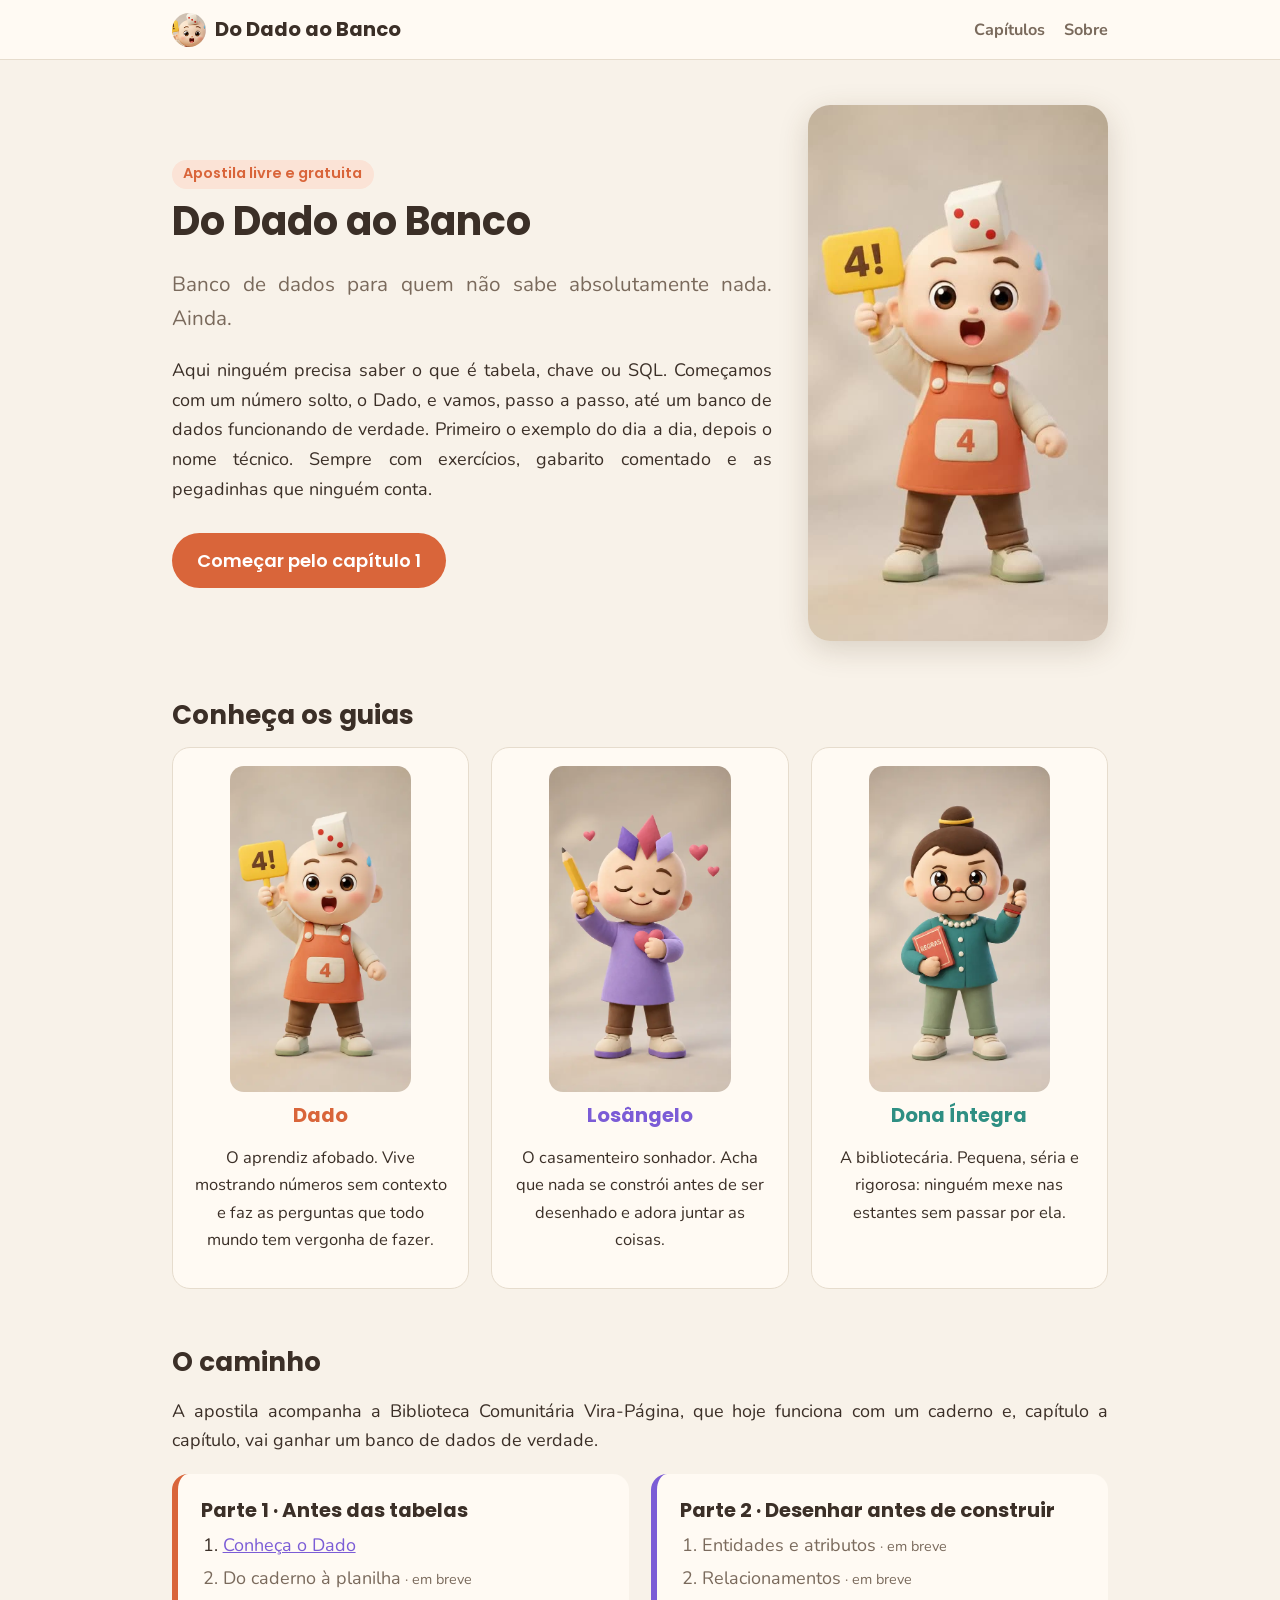
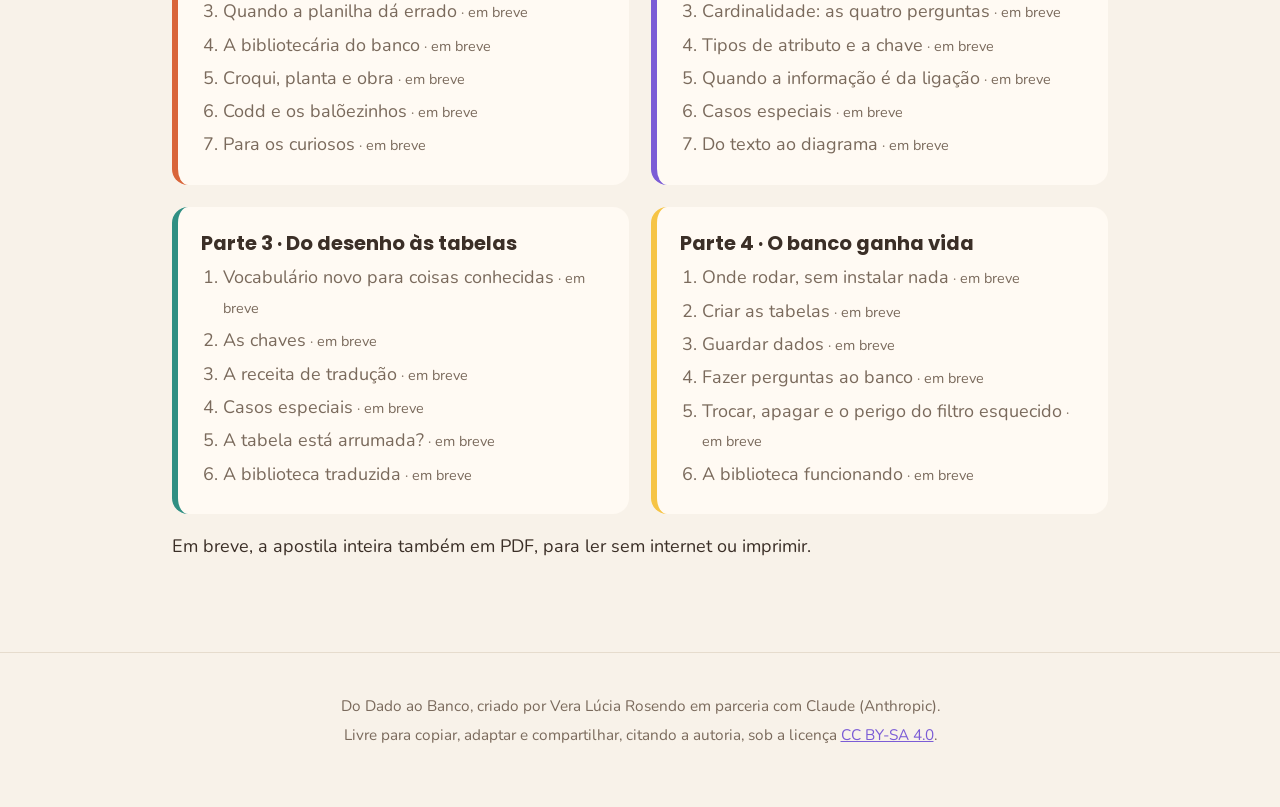
<file: index.html>
<!DOCTYPE html>
<html lang="pt-BR">
<head>
<meta charset="utf-8">
<meta name="viewport" content="width=device-width, initial-scale=1">
<title>Do Dado ao Banco · Banco de dados para quem não sabe absolutamente nada</title>
<meta name="description" content="Uma apostila livre e bem-humorada para aprender banco de dados do zero, do primeiro dado até o banco funcionando.">
<meta property="og:type" content="website">
<meta property="og:site_name" content="Do Dado ao Banco">
<meta property="og:title" content="Do Dado ao Banco">
<meta property="og:description" content="Banco de dados para quem não sabe absolutamente nada. Ainda. Apostila livre, gratuita e bem-humorada.">
<meta property="og:url" content="https://do-dado-ao-banco.vercel.app/">
<meta property="og:image" content="https://do-dado-ao-banco.vercel.app/imagens/compartilhar.jpg">
<meta property="og:image:width" content="1200">
<meta property="og:image:height" content="630">
<meta name="twitter:card" content="summary_large_image">
<link rel="icon" href="imagens/favicon.png">
<link rel="preconnect" href="https://fonts.googleapis.com">
<link rel="preconnect" href="https://fonts.gstatic.com" crossorigin>
<link href="https://fonts.googleapis.com/css2?family=Nunito:ital,wght@0,400;0,700;1,400&family=Poppins:wght@600;700&display=swap" rel="stylesheet">
<link rel="stylesheet" href="estilo.css">
</head>
<body>
<header class="topo"><nav>
<a class="marca" href="index.html"><img src="imagens/favicon.png" alt="">Do Dado ao Banco</a>
<span class="menu"><a href="#caminho">Capítulos</a><a href="sobre.html">Sobre</a></span>
</nav></header>

<main class="larga">

<section class="capa">
<div>
<span class="selo">Apostila livre e gratuita</span>
<h1>Do Dado ao Banco</h1>
<p class="chamada">Banco de dados para quem não sabe absolutamente nada. Ainda.</p>
<p>Aqui ninguém precisa saber o que é tabela, chave ou SQL. Começamos com um número solto, o Dado, e vamos, passo a passo, até um banco de dados funcionando de verdade. Primeiro o exemplo do dia a dia, depois o nome técnico. Sempre com exercícios, gabarito comentado e as pegadinhas que ninguém conta.</p>
<a class="botao" href="capitulo-1.html">Começar pelo capítulo 1</a>
</div>
<video src="imagens/dado-abertura.mp4" poster="imagens/dado-abertura-capa.jpg" autoplay muted loop playsinline aria-label="O Dado erguendo uma placa com um número, confuso"></video>
</section>

<h2>Conheça os guias</h2>
<div class="guias">
<div class="guia dado">
<img src="imagens/dado.webp" alt="Dado, um menino com chapéu de dado, erguendo uma placa" width="520" height="930">
<h3>Dado</h3>
<p>O aprendiz afobado. Vive mostrando números sem contexto e faz as perguntas que todo mundo tem vergonha de fazer.</p>
</div>
<div class="guia losangelo">
<img src="imagens/losangelo.webp" alt="Losângelo, um menino com crista de losangos, segurando um lápis" width="520" height="930">
<h3>Losângelo</h3>
<p>O casamenteiro sonhador. Acha que nada se constrói antes de ser desenhado e adora juntar as coisas.</p>
</div>
<div class="guia integra">
<img src="imagens/dona-integra.webp" alt="Dona Íntegra, uma menina séria de óculos, com carimbo e livro de regras" width="520" height="930">
<h3>Dona Íntegra</h3>
<p>A bibliotecária. Pequena, séria e rigorosa: ninguém mexe nas estantes sem passar por ela.</p>
</div>
</div>

<h2 id="caminho">O caminho</h2>
<p>A apostila acompanha a Biblioteca Comunitária Vira-Página, que hoje funciona com um caderno e, capítulo a capítulo, vai ganhar um banco de dados de verdade.</p>

<div class="partes">
<div class="parte">
<h3>Parte 1 · Antes das tabelas</h3>
<ol>
<li><a href="capitulo-1.html">Conheça o Dado</a></li>
<li class="embreve">Do caderno à planilha</li>
<li class="embreve">Quando a planilha dá errado</li>
<li class="embreve">A bibliotecária do banco</li>
<li class="embreve">Croqui, planta e obra</li>
<li class="embreve">Codd e os balõezinhos</li>
<li class="embreve">Para os curiosos</li>
</ol>
</div>
<div class="parte">
<h3>Parte 2 · Desenhar antes de construir</h3>
<ol>
<li class="embreve">Entidades e atributos</li>
<li class="embreve">Relacionamentos</li>
<li class="embreve">Cardinalidade: as quatro perguntas</li>
<li class="embreve">Tipos de atributo e a chave</li>
<li class="embreve">Quando a informação é da ligação</li>
<li class="embreve">Casos especiais</li>
<li class="embreve">Do texto ao diagrama</li>
</ol>
</div>
<div class="parte">
<h3>Parte 3 · Do desenho às tabelas</h3>
<ol>
<li class="embreve">Vocabulário novo para coisas conhecidas</li>
<li class="embreve">As chaves</li>
<li class="embreve">A receita de tradução</li>
<li class="embreve">Casos especiais</li>
<li class="embreve">A tabela está arrumada?</li>
<li class="embreve">A biblioteca traduzida</li>
</ol>
</div>
<div class="parte">
<h3>Parte 4 · O banco ganha vida</h3>
<ol>
<li class="embreve">Onde rodar, sem instalar nada</li>
<li class="embreve">Criar as tabelas</li>
<li class="embreve">Guardar dados</li>
<li class="embreve">Fazer perguntas ao banco</li>
<li class="embreve">Trocar, apagar e o perigo do filtro esquecido</li>
<li class="embreve">A biblioteca funcionando</li>
</ol>
</div>
</div>

<p>Em breve, a apostila inteira também em PDF, para ler sem internet ou imprimir.</p>

</main>

<footer class="rodape">
<p>Do Dado ao Banco, criado por Vera Lúcia Rosendo em parceria com Claude (Anthropic).</p>
<p>Livre para copiar, adaptar e compartilhar, citando a autoria, sob a licença <a href="https://creativecommons.org/licenses/by-sa/4.0/deed.pt-br">CC BY-SA 4.0</a>.</p>
</footer>
</body>
</html>
</file>
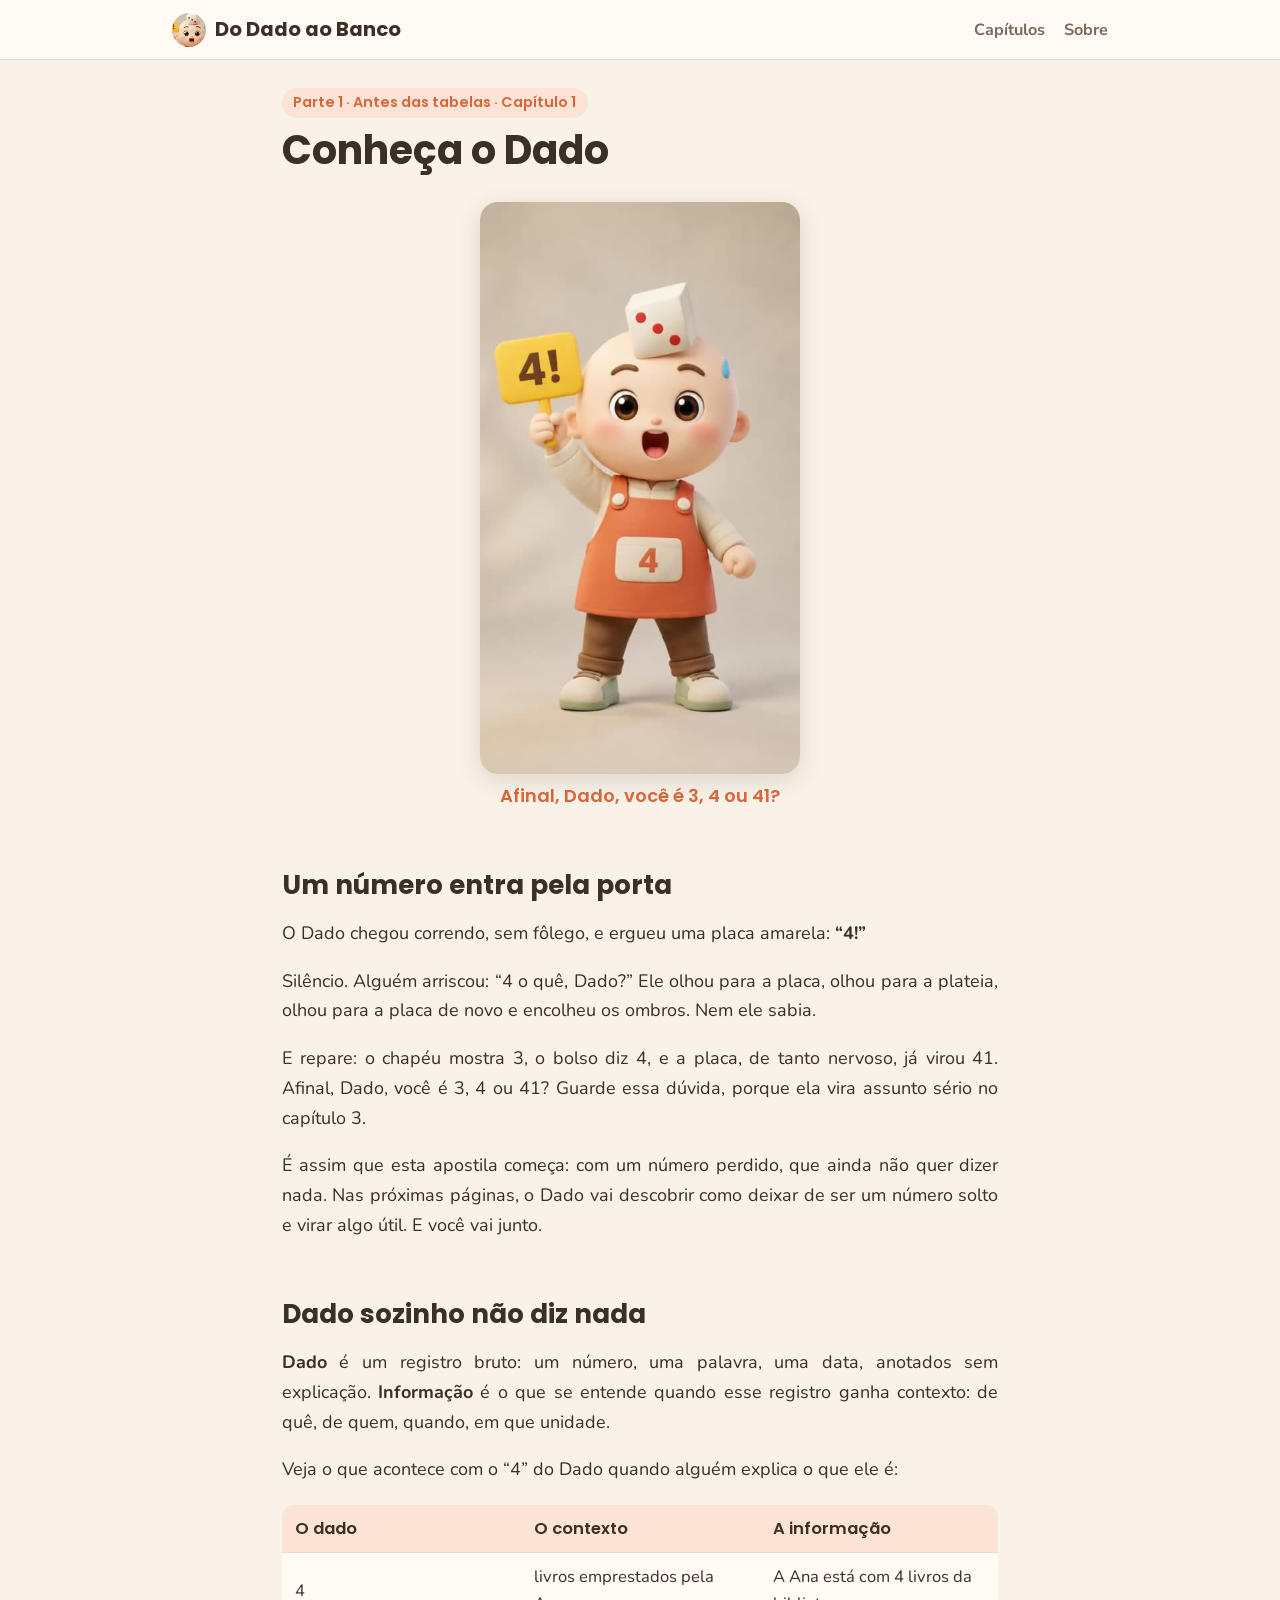
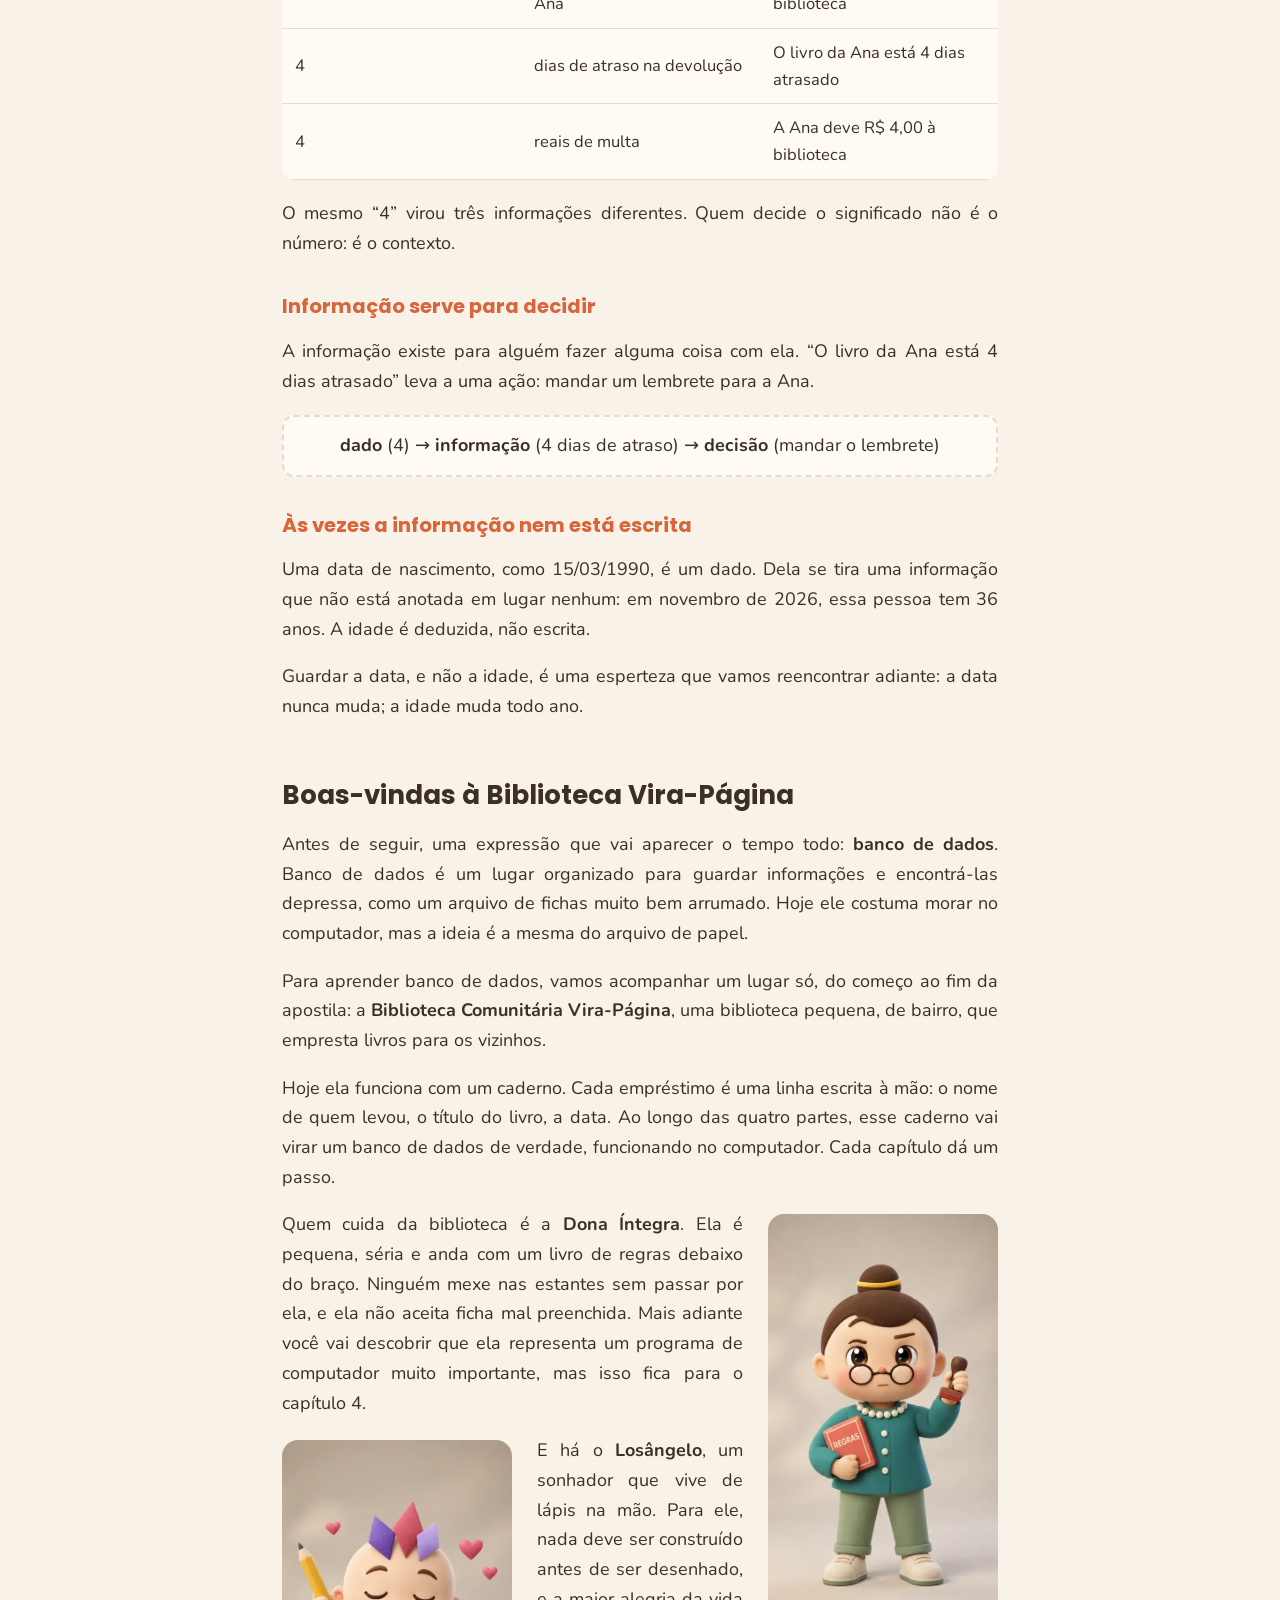
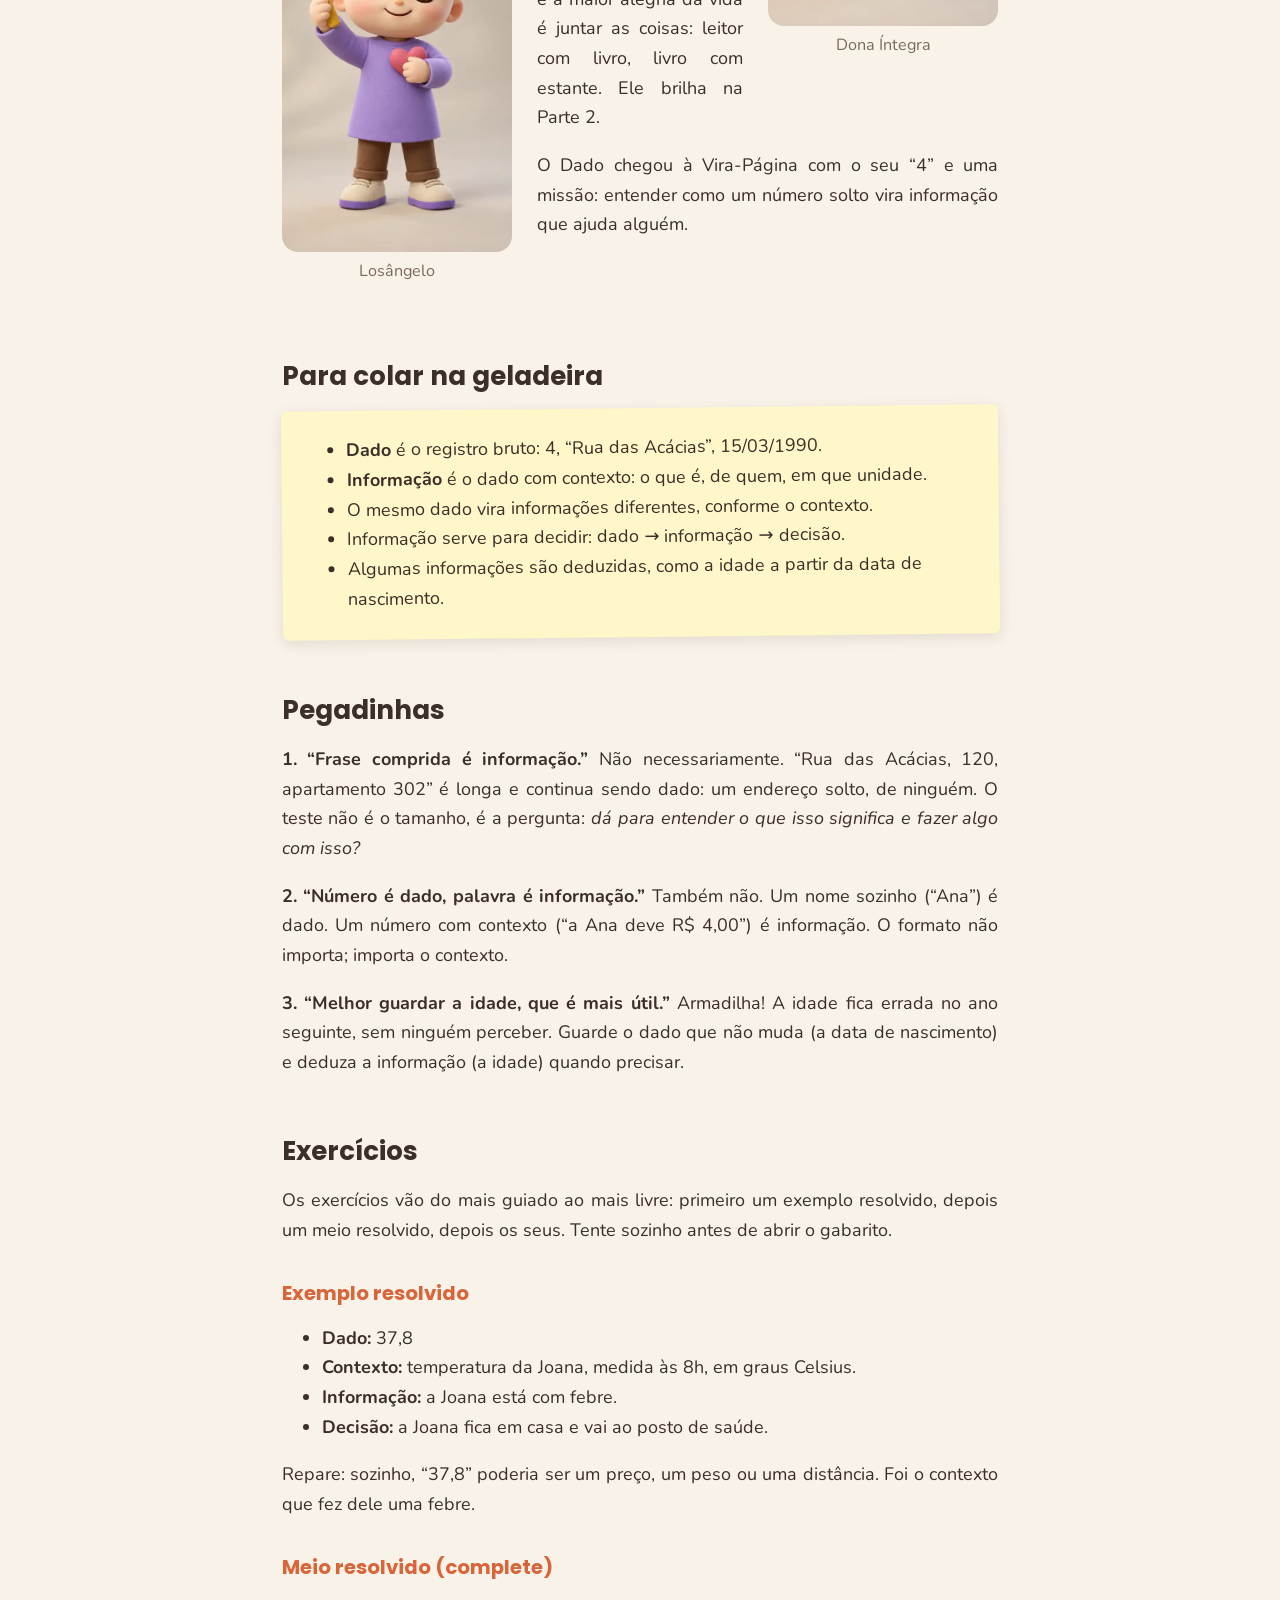
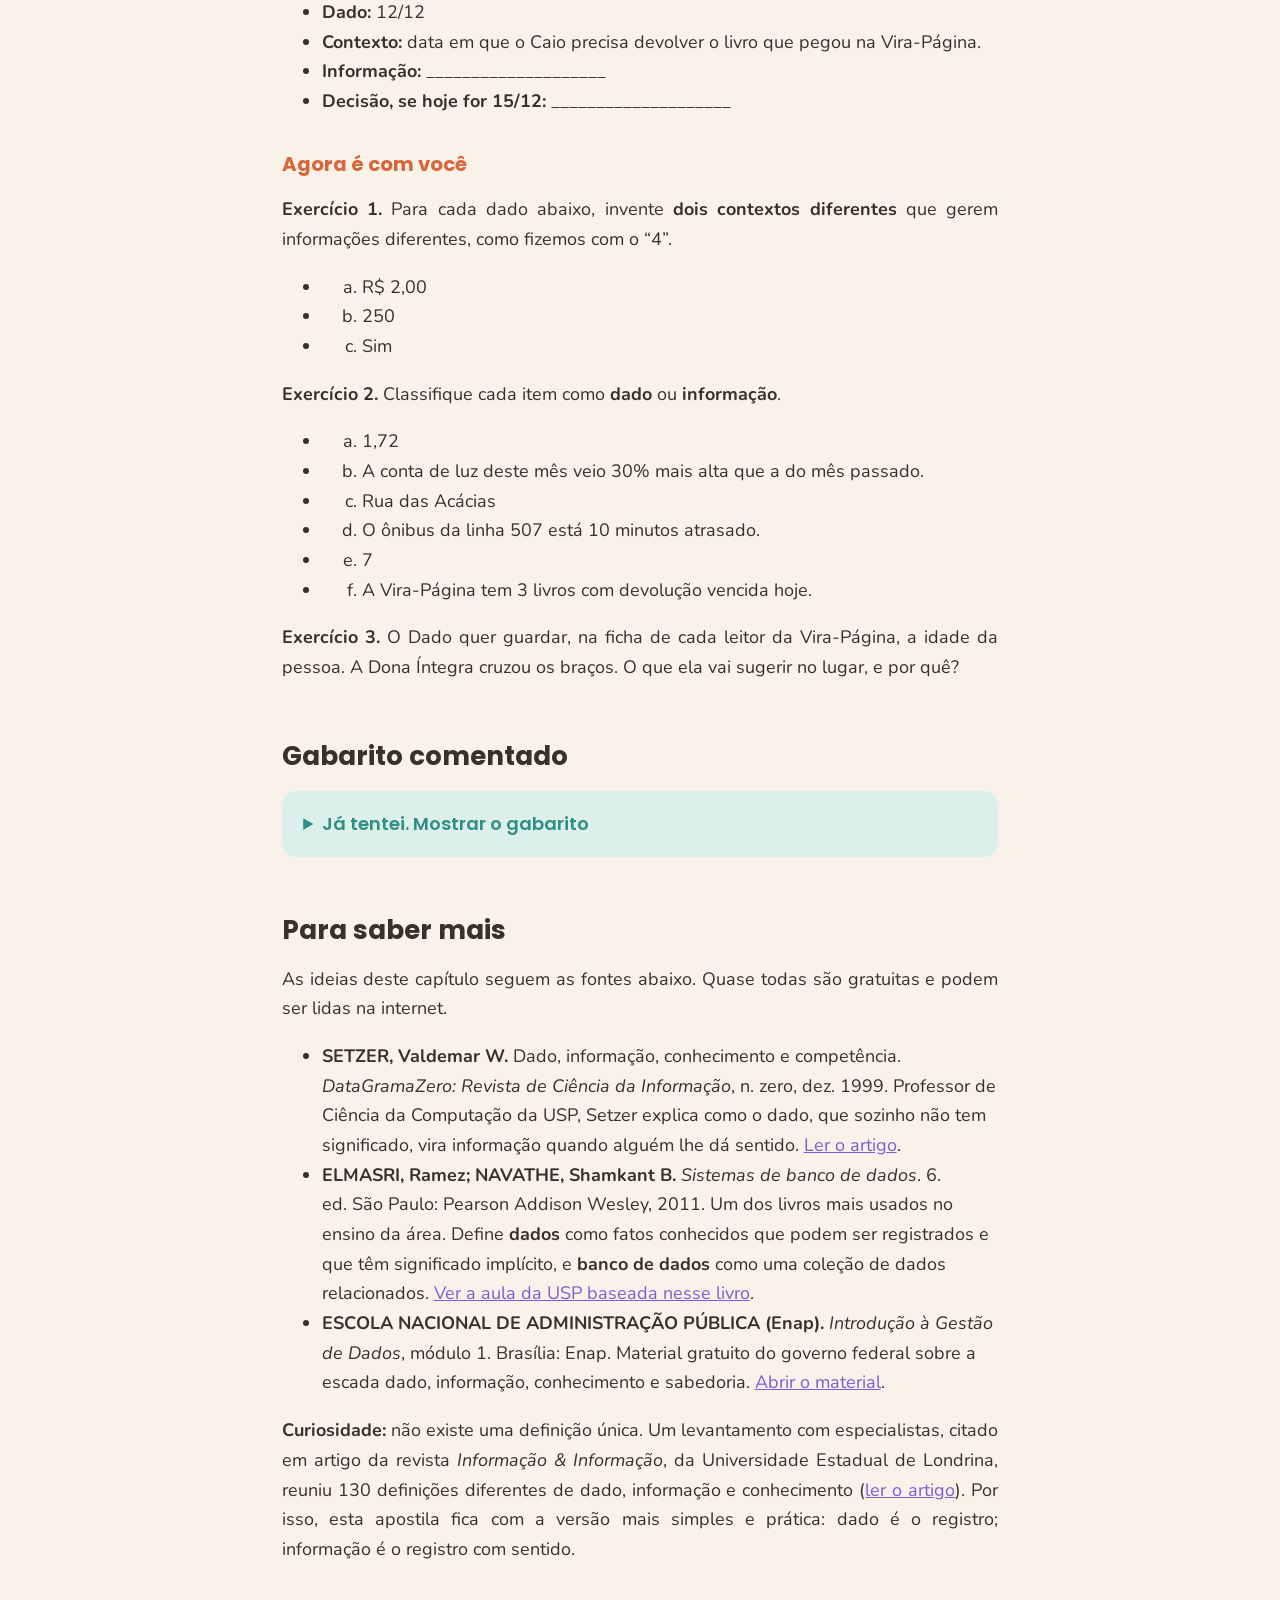
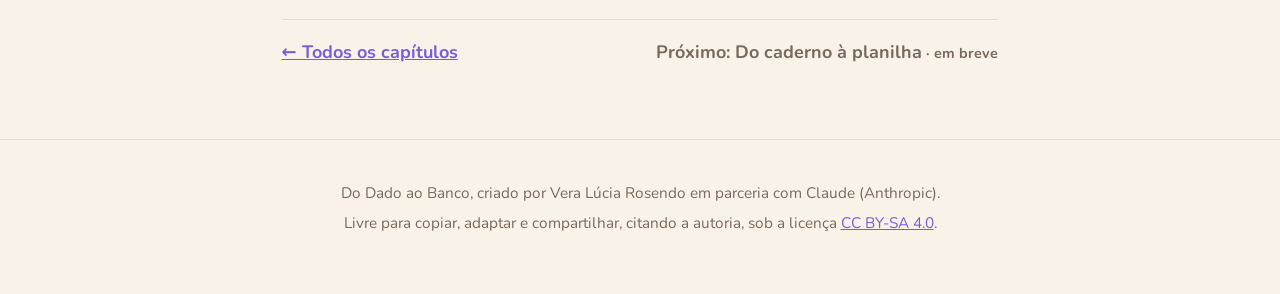
<file: capitulo-1.html>
<!DOCTYPE html>
<html lang="pt-BR">
<head>
<meta charset="utf-8">
<meta name="viewport" content="width=device-width, initial-scale=1">
<title>Conheça o Dado · Do Dado ao Banco</title>
<meta name="description" content="Parte 1 · Antes das tabelas, Capítulo 1: Conheça o Dado. Banco de dados para quem não sabe absolutamente nada.">
<meta property="og:type" content="article">
<meta property="og:site_name" content="Do Dado ao Banco">
<meta property="og:title" content="Conheça o Dado · Do Dado ao Banco">
<meta property="og:description" content="Parte 1 · Antes das tabelas, Capítulo 1. Banco de dados para quem não sabe absolutamente nada.">
<meta property="og:url" content="https://do-dado-ao-banco.vercel.app/capitulo-1.html">
<meta property="og:image" content="https://do-dado-ao-banco.vercel.app/imagens/compartilhar.jpg">
<meta name="twitter:card" content="summary_large_image">
<link rel="icon" href="imagens/favicon.png">
<link rel="preconnect" href="https://fonts.googleapis.com">
<link rel="preconnect" href="https://fonts.gstatic.com" crossorigin>
<link href="https://fonts.googleapis.com/css2?family=Nunito:ital,wght@0,400;0,700;1,400&family=Poppins:wght@600;700&display=swap" rel="stylesheet">
<link rel="stylesheet" href="estilo.css">
</head>
<body>
<header class="topo"><nav>
<a class="marca" href="index.html"><img src="imagens/favicon.png" alt="">Do Dado ao Banco</a>
<span class="menu"><a href="index.html#caminho">Capítulos</a><a href="sobre.html">Sobre</a></span>
</nav></header>
<main>
<span class="selo">Parte 1 · Antes das tabelas · Capítulo 1</span>
<h1>Conheça o Dado</h1>
<figure class="video">
<video src="imagens/dado-abertura.mp4" poster="imagens/dado-abertura-capa.jpg" autoplay muted loop playsinline>
</video>
<figcaption>
Afinal, Dado, você é 3, 4 ou 41?
</figcaption>
</figure>
<h2 id="um-número-entra-pela-porta">Um número entra pela porta</h2>
<p>O Dado chegou correndo, sem fôlego, e ergueu uma placa amarela: <strong>“4!”</strong></p>
<p>Silêncio. Alguém arriscou: “4 o quê, Dado?” Ele olhou para a placa, olhou para a plateia, olhou para a placa de novo e encolheu os ombros. Nem ele sabia.</p>
<p>E repare: o chapéu mostra 3, o bolso diz 4, e a placa, de tanto nervoso, já virou 41. Afinal, Dado, você é 3, 4 ou 41? Guarde essa dúvida, porque ela vira assunto sério no capítulo 3.</p>
<p>É assim que esta apostila começa: com um número perdido, que ainda não quer dizer nada. Nas próximas páginas, o Dado vai descobrir como deixar de ser um número solto e virar algo útil. E você vai junto.</p>
<h2 id="dado-sozinho-não-diz-nada">Dado sozinho não diz nada</h2>
<p><strong>Dado</strong> é um registro bruto: um número, uma palavra, uma data, anotados sem explicação. <strong>Informação</strong> é o que se entende quando esse registro ganha contexto: de quê, de quem, quando, em que unidade.</p>
<p>Veja o que acontece com o “4” do Dado quando alguém explica o que ele é:</p>
<table>
<colgroup>
<col style="width: 33%" />
<col style="width: 33%" />
<col style="width: 33%" />
</colgroup>
<thead>
<tr class="header">
<th>O dado</th>
<th>O contexto</th>
<th>A informação</th>
</tr>
</thead>
<tbody>
<tr class="odd">
<td>4</td>
<td>livros emprestados pela Ana</td>
<td>A Ana está com 4 livros da biblioteca</td>
</tr>
<tr class="even">
<td>4</td>
<td>dias de atraso na devolução</td>
<td>O livro da Ana está 4 dias atrasado</td>
</tr>
<tr class="odd">
<td>4</td>
<td>reais de multa</td>
<td>A Ana deve R$ 4,00 à biblioteca</td>
</tr>
</tbody>
</table>
<p>O mesmo “4” virou três informações diferentes. Quem decide o significado não é o número: é o contexto.</p>
<h3 id="informação-serve-para-decidir">Informação serve para decidir</h3>
<p>A informação existe para alguém fazer alguma coisa com ela. “O livro da Ana está 4 dias atrasado” leva a uma ação: mandar um lembrete para a Ana.</p>
<p class="fluxo">
<strong>dado</strong> (4) → <strong>informação</strong> (4 dias de atraso) → <strong>decisão</strong> (mandar o lembrete)
</p>
<h3 id="às-vezes-a-informação-nem-está-escrita">Às vezes a informação nem está escrita</h3>
<p>Uma data de nascimento, como 15/03/1990, é um dado. Dela se tira uma informação que não está anotada em lugar nenhum: em novembro de 2026, essa pessoa tem 36 anos. A idade é deduzida, não escrita.</p>
<p>Guardar a data, e não a idade, é uma esperteza que vamos reencontrar adiante: a data nunca muda; a idade muda todo ano.</p>
<h2 id="boas-vindas-à-biblioteca-vira-página">Boas-vindas à Biblioteca Vira-Página</h2>
<p>Antes de seguir, uma expressão que vai aparecer o tempo todo: <strong>banco de dados</strong>. Banco de dados é um lugar organizado para guardar informações e encontrá-las depressa, como um arquivo de fichas muito bem arrumado. Hoje ele costuma morar no computador, mas a ideia é a mesma do arquivo de papel.</p>
<p>Para aprender banco de dados, vamos acompanhar um lugar só, do começo ao fim da apostila: a <strong>Biblioteca Comunitária Vira-Página</strong>, uma biblioteca pequena, de bairro, que empresta livros para os vizinhos.</p>
<p>Hoje ela funciona com um caderno. Cada empréstimo é uma linha escrita à mão: o nome de quem levou, o título do livro, a data. Ao longo das quatro partes, esse caderno vai virar um banco de dados de verdade, funcionando no computador. Cada capítulo dá um passo.</p>
<figure class="personagem direita">
<img src="imagens/dona-integra.webp" alt="Dona Íntegra, com o carimbo erguido e o livro de regras" width="520" height="930">
<figcaption>
Dona Íntegra
</figcaption>
</figure>
<p>Quem cuida da biblioteca é a <strong>Dona Íntegra</strong>. Ela é pequena, séria e anda com um livro de regras debaixo do braço. Ninguém mexe nas estantes sem passar por ela, e ela não aceita ficha mal preenchida. Mais adiante você vai descobrir que ela representa um programa de computador muito importante, mas isso fica para o capítulo 4.</p>
<figure class="personagem esquerda">
<img src="imagens/losangelo.webp" alt="Losângelo, de lápis em punho e coração na mão" width="520" height="930">
<figcaption>
Losângelo
</figcaption>
</figure>
<p>E há o <strong>Losângelo</strong>, um sonhador que vive de lápis na mão. Para ele, nada deve ser construído antes de ser desenhado, e a maior alegria da vida é juntar as coisas: leitor com livro, livro com estante. Ele brilha na Parte 2.</p>
<p>O Dado chegou à Vira-Página com o seu “4” e uma missão: entender como um número solto vira informação que ajuda alguém.</p>
<div class="limpa">

</div>
<h2 id="para-colar-na-geladeira">Para colar na geladeira</h2>
<div class="geladeira">
<ul>
<li><strong>Dado</strong> é o registro bruto: 4, “Rua das Acácias”, 15/03/1990.</li>
<li><strong>Informação</strong> é o dado com contexto: o que é, de quem, em que unidade.</li>
<li>O mesmo dado vira informações diferentes, conforme o contexto.</li>
<li>Informação serve para decidir: dado → informação → decisão.</li>
<li>Algumas informações são deduzidas, como a idade a partir da data de nascimento.</li>
</ul>
</div>
<h2 id="pegadinhas">Pegadinhas</h2>
<p><strong>1. “Frase comprida é informação.”</strong> Não necessariamente. “Rua das Acácias, 120, apartamento 302” é longa e continua sendo dado: um endereço solto, de ninguém. O teste não é o tamanho, é a pergunta: <em>dá para entender o que isso significa e fazer algo com isso?</em></p>
<p><strong>2. “Número é dado, palavra é informação.”</strong> Também não. Um nome sozinho (“Ana”) é dado. Um número com contexto (“a Ana deve R$ 4,00”) é informação. O formato não importa; importa o contexto.</p>
<p><strong>3. “Melhor guardar a idade, que é mais útil.”</strong> Armadilha! A idade fica errada no ano seguinte, sem ninguém perceber. Guarde o dado que não muda (a data de nascimento) e deduza a informação (a idade) quando precisar.</p>
<h2 id="exercícios">Exercícios</h2>
<p>Os exercícios vão do mais guiado ao mais livre: primeiro um exemplo resolvido, depois um meio resolvido, depois os seus. Tente sozinho antes de abrir o gabarito.</p>
<h3 id="exemplo-resolvido">Exemplo resolvido</h3>
<ul>
<li><strong>Dado:</strong> 37,8</li>
<li><strong>Contexto:</strong> temperatura da Joana, medida às 8h, em graus Celsius.</li>
<li><strong>Informação:</strong> a Joana está com febre.</li>
<li><strong>Decisão:</strong> a Joana fica em casa e vai ao posto de saúde.</li>
</ul>
<p>Repare: sozinho, “37,8” poderia ser um preço, um peso ou uma distância. Foi o contexto que fez dele uma febre.</p>
<h3 id="meio-resolvido-complete">Meio resolvido (complete)</h3>
<ul>
<li><strong>Dado:</strong> 12/12</li>
<li><strong>Contexto:</strong> data em que o Caio precisa devolver o livro que pegou na Vira-Página.</li>
<li><strong>Informação:</strong> ____________________</li>
<li><strong>Decisão, se hoje for 15/12:</strong> ____________________</li>
</ul>
<h3 id="agora-é-com-você">Agora é com você</h3>
<p><strong>Exercício 1.</strong> Para cada dado abaixo, invente <strong>dois contextos diferentes</strong> que gerem informações diferentes, como fizemos com o “4”.</p>
<ul>
<li><ol type="a">
<li>R$ 2,00</li>
</ol></li>
<li><ol start="2" type="a">
<li>250</li>
</ol></li>
<li><ol start="3" type="a">
<li>Sim</li>
</ol></li>
</ul>
<p><strong>Exercício 2.</strong> Classifique cada item como <strong>dado</strong> ou <strong>informação</strong>.</p>
<ul>
<li><ol type="a">
<li>1,72</li>
</ol></li>
<li><ol start="2" type="a">
<li>A conta de luz deste mês veio 30% mais alta que a do mês passado.</li>
</ol></li>
<li><ol start="3" type="a">
<li>Rua das Acácias</li>
</ol></li>
<li><ol start="4" type="a">
<li>O ônibus da linha 507 está 10 minutos atrasado.</li>
</ol></li>
<li><ol start="5" type="a">
<li>7</li>
</ol></li>
<li><ol start="6" type="a">
<li>A Vira-Página tem 3 livros com devolução vencida hoje.</li>
</ol></li>
</ul>
<p><strong>Exercício 3.</strong> O Dado quer guardar, na ficha de cada leitor da Vira-Página, a idade da pessoa. A Dona Íntegra cruzou os braços. O que ela vai sugerir no lugar, e por quê?</p>
<h2 id="gabarito-comentado">Gabarito comentado</h2>
<details class="gabarito">
<summary>
Já tentei. Mostrar o gabarito
</summary>
<p><strong>Meio resolvido.</strong> Informação: o Caio tem até 12 de dezembro para devolver o livro. Decisão: se hoje é 15/12, o livro está 3 dias atrasado, e a biblioteca manda um lembrete ao Caio. Repare que “3 dias de atraso” não estava escrito em lugar nenhum: foi deduzido comparando duas datas.</p>
<p><strong>Exercício 1.</strong> Há muitas respostas certas; estas são só exemplos.</p>
<ul>
<li><ol type="a">
<li>R$ 2,00: “preço do pão de queijo na cantina” ou “multa por dia de atraso na biblioteca”.</li>
</ol></li>
<li><ol start="2" type="a">
<li>250: “páginas do livro” ou “gramas de farinha da receita”.</li>
</ol></li>
<li><ol start="3" type="a">
<li>Sim: “a Ana aceitou receber avisos pelo celular” ou “o livro está disponível para empréstimo”.</li>
</ol></li>
</ul>
<p>Se os seus dois contextos geram duas informações diferentes, você entendeu o capítulo.</p>
<p><strong>Exercício 2.</strong></p>
<ul>
<li><ol type="a">
<li><strong>Dado.</strong> 1,72 pode ser altura, preço ou distância.</li>
</ol></li>
<li><ol start="2" type="a">
<li><strong>Informação.</strong> Diz o que é, de quando, e ainda compara com o mês anterior.</li>
</ol></li>
<li><ol start="3" type="a">
<li><strong>Dado.</strong> Uma rua solta: de quem? para quê?</li>
</ol></li>
<li><ol start="4" type="a">
<li><strong>Informação.</strong> Diz qual ônibus e quanto atraso, e ajuda a decidir: esperar ou ir a pé.</li>
</ol></li>
<li><ol start="5" type="a">
<li><strong>Dado.</strong> Um número puro.</li>
</ol></li>
<li><ol start="6" type="a">
<li><strong>Informação.</strong> Diz o quê, onde e quando, e pede uma ação: cobrar as devoluções.</li>
</ol></li>
</ul>
<p><strong>Exercício 3.</strong> A Dona Íntegra vai pedir a <strong>data de nascimento</strong>. A idade muda todo ano, e a ficha ficaria errada sem ninguém perceber. A data nunca muda, e dela se calcula a idade sempre que for preciso. É a pegadinha 3 em ação.</p>
</details>
<h2 id="para-saber-mais">Para saber mais</h2>
<p>As ideias deste capítulo seguem as fontes abaixo. Quase todas são gratuitas e podem ser lidas na internet.</p>
<ul>
<li><strong>SETZER, Valdemar W.</strong> Dado, informação, conhecimento e competência. <em>DataGramaZero: Revista de Ciência da Informação</em>, n. zero, dez. 1999. Professor de Ciência da Computação da USP, Setzer explica como o dado, que sozinho não tem significado, vira informação quando alguém lhe dá sentido. <a href="https://cip.brapci.inf.br/download/45629">Ler o artigo</a>.</li>
<li><strong>ELMASRI, Ramez; NAVATHE, Shamkant B.</strong> <em>Sistemas de banco de dados</em>. 6. ed. São Paulo: Pearson Addison Wesley, 2011. Um dos livros mais usados no ensino da área. Define <strong>dados</strong> como fatos conhecidos que podem ser registrados e que têm significado implícito, e <strong>banco de dados</strong> como uma coleção de dados relacionados. <a href="https://edisciplinas.usp.br/pluginfile.php/5635023/mod_resource/content/1/Aula%201%20-%20Introdu%C3%A7%C3%A3o%20aos%20Sistemas%20de%20Bancos%20de%20Dados.pdf">Ver a aula da USP baseada nesse livro</a>.</li>
<li><strong>ESCOLA NACIONAL DE ADMINISTRAÇÃO PÚBLICA (Enap).</strong> <em>Introdução à Gestão de Dados</em>, módulo 1. Brasília: Enap. Material gratuito do governo federal sobre a escada dado, informação, conhecimento e sabedoria. <a href="https://bibliotecadigital.enap.gov.br/bitstream/1/7686/3/M%c3%b3dulo%201%20-%20Introdu%c3%a7%c3%a3o%20%c3%a0%20Gest%c3%a3o%20de%20Dados.pdf">Abrir o material</a>.</li>
</ul>
<p><strong>Curiosidade:</strong> não existe uma definição única. Um levantamento com especialistas, citado em artigo da revista <em>Informação &amp; Informação</em>, da Universidade Estadual de Londrina, reuniu 130 definições diferentes de dado, informação e conhecimento (<a href="https://ojs.uel.br/revistas/uel/index.php/informacao/article/download/35949/pdf_1/201021">ler o artigo</a>). Por isso, esta apostila fica com a versão mais simples e prática: dado é o registro; informação é o registro com sentido.</p>

<nav class="navegacao"><a href="index.html#caminho">← Todos os capítulos</a><span class="embreve">Próximo: Do caderno à planilha</span></nav>
</main>
<footer class="rodape">
<p>Do Dado ao Banco, criado por Vera Lúcia Rosendo em parceria com Claude (Anthropic).</p>
<p>Livre para copiar, adaptar e compartilhar, citando a autoria, sob a licença <a href="https://creativecommons.org/licenses/by-sa/4.0/deed.pt-br">CC BY-SA 4.0</a>.</p>
</footer>
</body>
</html>
</file>
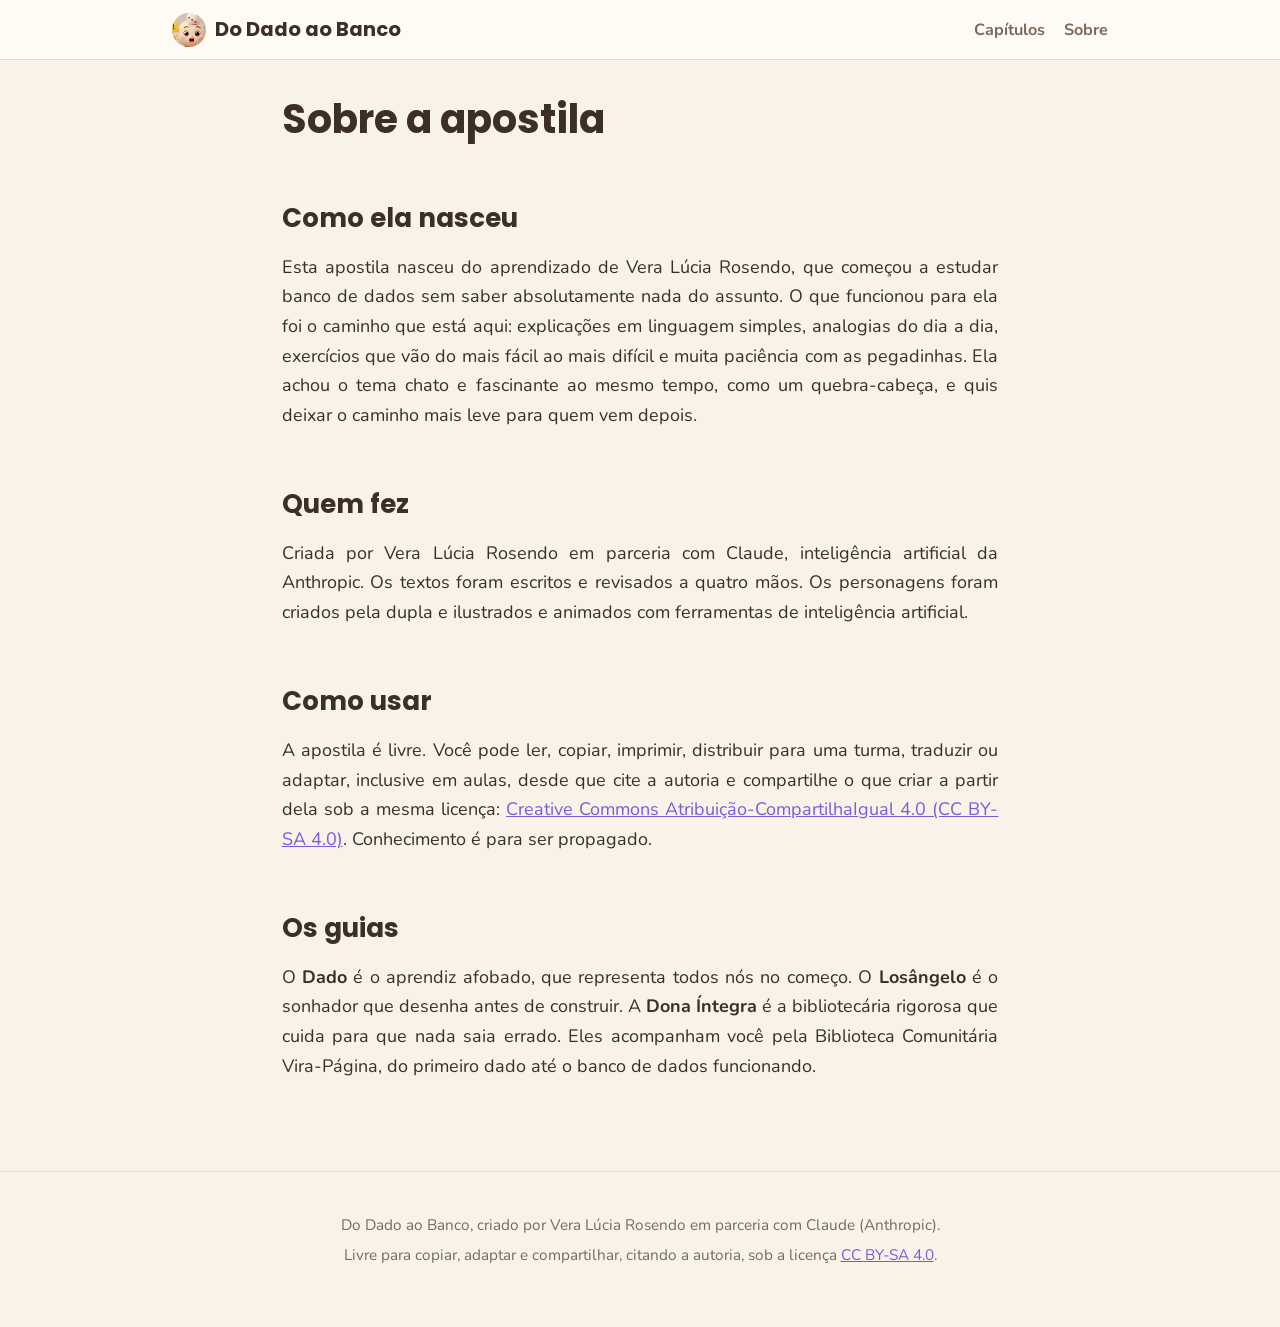
<file: sobre.html>
<!DOCTYPE html>
<html lang="pt-BR">
<head>
<meta charset="utf-8">
<meta name="viewport" content="width=device-width, initial-scale=1">
<title>Sobre · Do Dado ao Banco</title>
<meta name="description" content="Quem fez a apostila Do Dado ao Banco, como ela nasceu e como você pode usá-la.">
<meta property="og:type" content="website">
<meta property="og:site_name" content="Do Dado ao Banco">
<meta property="og:title" content="Sobre · Do Dado ao Banco">
<meta property="og:description" content="Banco de dados para quem não sabe absolutamente nada. Ainda. Apostila livre, gratuita e bem-humorada.">
<meta property="og:url" content="https://do-dado-ao-banco.vercel.app/sobre.html">
<meta property="og:image" content="https://do-dado-ao-banco.vercel.app/imagens/compartilhar.jpg">
<meta property="og:image:width" content="1200">
<meta property="og:image:height" content="630">
<meta name="twitter:card" content="summary_large_image">
<link rel="icon" href="imagens/favicon.png">
<link rel="preconnect" href="https://fonts.googleapis.com">
<link rel="preconnect" href="https://fonts.gstatic.com" crossorigin>
<link href="https://fonts.googleapis.com/css2?family=Nunito:ital,wght@0,400;0,700;1,400&family=Poppins:wght@600;700&display=swap" rel="stylesheet">
<link rel="stylesheet" href="estilo.css">
</head>
<body>
<header class="topo"><nav>
<a class="marca" href="index.html"><img src="imagens/favicon.png" alt="">Do Dado ao Banco</a>
<span class="menu"><a href="index.html#caminho">Capítulos</a><a href="sobre.html">Sobre</a></span>
</nav></header>

<main>
<h1>Sobre a apostila</h1>

<h2>Como ela nasceu</h2>
<p>Esta apostila nasceu do aprendizado de Vera Lúcia Rosendo, que começou a estudar banco de dados sem saber absolutamente nada do assunto. O que funcionou para ela foi o caminho que está aqui: explicações em linguagem simples, analogias do dia a dia, exercícios que vão do mais fácil ao mais difícil e muita paciência com as pegadinhas. Ela achou o tema chato e fascinante ao mesmo tempo, como um quebra-cabeça, e quis deixar o caminho mais leve para quem vem depois.</p>

<h2>Quem fez</h2>
<p>Criada por Vera Lúcia Rosendo em parceria com Claude, inteligência artificial da Anthropic. Os textos foram escritos e revisados a quatro mãos. Os personagens foram criados pela dupla e ilustrados e animados com ferramentas de inteligência artificial.</p>

<h2>Como usar</h2>
<p>A apostila é livre. Você pode ler, copiar, imprimir, distribuir para uma turma, traduzir ou adaptar, inclusive em aulas, desde que cite a autoria e compartilhe o que criar a partir dela sob a mesma licença: <a href="https://creativecommons.org/licenses/by-sa/4.0/deed.pt-br">Creative Commons Atribuição-CompartilhaIgual 4.0 (CC BY-SA 4.0)</a>. Conhecimento é para ser propagado.</p>

<h2>Os guias</h2>
<p>O <strong>Dado</strong> é o aprendiz afobado, que representa todos nós no começo. O <strong>Losângelo</strong> é o sonhador que desenha antes de construir. A <strong>Dona Íntegra</strong> é a bibliotecária rigorosa que cuida para que nada saia errado. Eles acompanham você pela Biblioteca Comunitária Vira-Página, do primeiro dado até o banco de dados funcionando.</p>
</main>

<footer class="rodape">
<p>Do Dado ao Banco, criado por Vera Lúcia Rosendo em parceria com Claude (Anthropic).</p>
<p>Livre para copiar, adaptar e compartilhar, citando a autoria, sob a licença <a href="https://creativecommons.org/licenses/by-sa/4.0/deed.pt-br">CC BY-SA 4.0</a>.</p>
</footer>
</body>
</html>
</file>
<file: estilo.css>
/* Do Dado ao Banco · estilo geral */
:root {
  --fundo: #f8f2e9;
  --papel: #fffaf3;
  --texto: #3b2f27;
  --suave: #7a6a5c;
  --linha: #e6dccd;
  --coral: #d9653a;
  --coral-claro: #fbe3d6;
  --lilas: #7b5cd6;
  --lilas-claro: #ece5fb;
  --verde: #2f8f83;
  --verde-claro: #dcefeb;
  --amarelo: #f6c445;
}

* { box-sizing: border-box; }

html { font-size: 18px; }

body {
  margin: 0;
  background: var(--fundo);
  color: var(--texto);
  font-family: "Nunito", system-ui, sans-serif;
  line-height: 1.65;
}

p {
  text-align: justify;
  -webkit-hyphens: auto;
  hyphens: auto;
}

h1, h2, h3, .marca {
  font-family: "Poppins", system-ui, sans-serif;
  line-height: 1.25;
  color: var(--texto);
}

h1 { font-size: 2.2rem; margin: 0.2em 0 0.3em; }
h2 { font-size: 1.45rem; margin: 2.2em 0 0.6em; }
h3 { font-size: 1.1rem; margin: 1.8em 0 0.4em; color: var(--coral); }

a { color: var(--lilas); }

img, video { max-width: 100%; height: auto; display: block; }

/* Topo */
.topo {
  background: var(--papel);
  border-bottom: 1px solid var(--linha);
}
.topo nav {
  max-width: 980px;
  margin: 0 auto;
  padding: 0.7rem 1.2rem;
  display: flex;
  align-items: center;
  justify-content: space-between;
  flex-wrap: wrap;
  gap: 0.5rem;
}
.marca {
  font-weight: 700;
  font-size: 1.1rem;
  text-decoration: none;
  display: flex;
  align-items: center;
  gap: 0.5rem;
}
.marca img { width: 34px; height: 34px; border-radius: 50%; }
.menu a {
  margin-left: 1.1rem;
  text-decoration: none;
  color: var(--suave);
  font-weight: 700;
  font-size: 0.9rem;
}
.menu a:hover { color: var(--coral); }

/* Conteúdo */
main { max-width: 760px; margin: 0 auto; padding: 1.5rem 1.2rem 4rem; }
main.larga { max-width: 980px; }

.selo {
  display: inline-block;
  font-family: "Poppins", sans-serif;
  font-size: 0.8rem;
  font-weight: 600;
  color: var(--coral);
  background: var(--coral-claro);
  padding: 0.2em 0.8em;
  border-radius: 999px;
}

/* Tabelas */
table {
  width: 100%;
  border-collapse: collapse;
  margin: 1.2em 0;
  font-size: 0.92rem;
  background: var(--papel);
  border-radius: 12px;
  overflow: hidden;
}
th, td { padding: 0.6em 0.8em; text-align: left; border-bottom: 1px solid var(--linha); }
th { background: var(--coral-claro); font-family: "Poppins", sans-serif; font-weight: 600; }

/* Figuras */
figure { margin: 1.5em 0; }
figcaption { text-align: center; font-size: 0.9rem; color: var(--suave); margin-top: 0.4em; }
figure.video video { max-width: 320px; margin: 0 auto; border-radius: 18px; box-shadow: 0 6px 24px rgba(80, 55, 30, 0.15); }
figure.video figcaption { font-family: "Poppins", sans-serif; font-weight: 600; color: var(--coral); font-size: 1rem; }
figure.personagem { width: 38%; max-width: 230px; }
figure.personagem img { border-radius: 16px; }
figure.direita { float: right; margin: 0.2em 0 1em 1.4em; }
figure.esquerda { float: left; margin: 0.2em 1.4em 1em 0; }
.limpa { clear: both; }

@media (max-width: 560px) {
  html { font-size: 17px; }
  figure.personagem { float: none; width: 60%; margin: 1.2em auto; }
  .menu a { margin-left: 0.8rem; }
}

/* Blocos especiais */
.fluxo {
  text-align: center;
  background: var(--papel);
  border: 2px dashed var(--linha);
  border-radius: 12px;
  padding: 0.8em;
}
.geladeira {
  background: #fff6c9;
  border-radius: 6px;
  padding: 0.4em 1.4em;
  box-shadow: 0 4px 14px rgba(80, 55, 30, 0.12);
  transform: rotate(-0.6deg);
}
details.gabarito {
  background: var(--verde-claro);
  border-radius: 14px;
  padding: 0.6em 1.2em;
  margin: 1em 0;
}
details.gabarito summary {
  cursor: pointer;
  font-family: "Poppins", sans-serif;
  font-weight: 600;
  color: var(--verde);
  padding: 0.4em 0;
}

/* Navegação entre capítulos */
.navegacao {
  display: flex;
  justify-content: space-between;
  gap: 1rem;
  margin-top: 3rem;
  padding-top: 1rem;
  border-top: 1px solid var(--linha);
  font-weight: 700;
}

/* Página inicial */
.capa {
  display: grid;
  grid-template-columns: 1fr 300px;
  gap: 2rem;
  align-items: center;
  margin: 1rem 0 2rem;
}
.capa video { border-radius: 22px; box-shadow: 0 8px 30px rgba(80, 55, 30, 0.18); }
.capa .chamada { font-size: 1.15rem; color: var(--suave); }
.botao {
  display: inline-block;
  background: var(--coral);
  color: #fff;
  text-decoration: none;
  font-family: "Poppins", sans-serif;
  font-weight: 600;
  padding: 0.7em 1.4em;
  border-radius: 999px;
  margin-top: 0.6em;
}
.botao:hover { background: #c4552c; }

.guias { display: grid; grid-template-columns: repeat(3, 1fr); gap: 1.2rem; }
.guia {
  background: var(--papel);
  border-radius: 18px;
  padding: 1rem;
  text-align: center;
  border: 1px solid var(--linha);
}
.guia img { width: 70%; margin: 0 auto 0.6rem; border-radius: 14px; }
.guia h3 { margin: 0.2em 0; }
.guia p { text-align: center; font-size: 0.92rem; -webkit-hyphens: manual; hyphens: manual; }
.guia.dado h3 { color: var(--coral); }
.guia.losangelo h3 { color: var(--lilas); }
.guia.integra h3 { color: var(--verde); }

.partes { display: grid; grid-template-columns: repeat(2, 1fr); gap: 1.2rem; }
.parte {
  background: var(--papel);
  border-radius: 16px;
  padding: 1rem 1.3rem;
  border-left: 6px solid var(--coral);
}
.parte:nth-child(2) { border-color: var(--lilas); }
.parte:nth-child(3) { border-color: var(--verde); }
.parte:nth-child(4) { border-color: var(--amarelo); }
.parte h3 { margin-top: 0.3em; color: var(--texto); }
.parte ol { padding-left: 1.2em; margin: 0.4em 0; }
.parte li { margin: 0.2em 0; }
.embreve { color: var(--suave); }
.embreve::after { content: " · em breve"; font-size: 0.8em; }

@media (max-width: 760px) {
  .capa { grid-template-columns: 1fr; }
  .capa video { max-width: 280px; margin: 0 auto; }
  .guias, .partes { grid-template-columns: 1fr; }
}

/* Rodapé */
.rodape {
  text-align: center;
  font-size: 0.85rem;
  color: var(--suave);
  padding: 2rem 1rem 3rem;
  border-top: 1px solid var(--linha);
}
.rodape p { text-align: center; -webkit-hyphens: manual; hyphens: manual; margin: 0.3em 0; }
</file>
